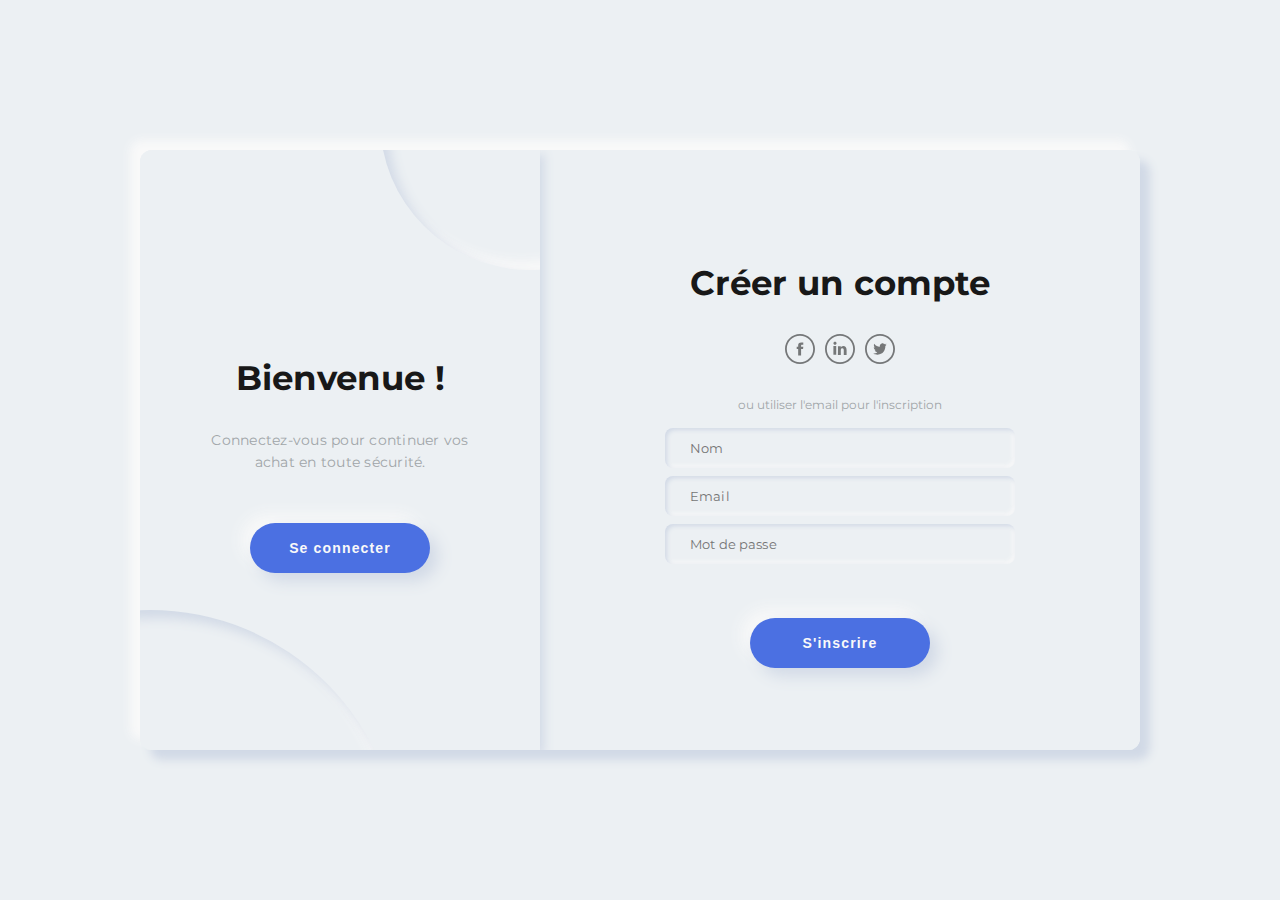
<file: contact.html>
<!DOCTYPE html>
<html lang="es" dir="ltr">
  <head>
    <meta name="viewport" content="width=device-width, user-scalable=no, initial-scale=1.0">
    <meta charset="utf-8">
    <link rel="stylesheet" type="text/css" href="contact.css"><link href="https://fonts.googleapis.com/css2?family=Montserrat:wght@400;700;800&display=swap" rel="stylesheet">
  </head>
  <body>
    <div class="main">
      <div class="container a-container" id="a-container">
        <form class="form" id="a-form" method="" action="">
          <h2 class="form_title title">Créer un compte</h2>
          <div class="form__icons"><img class="form__icon" src="[data-uri]" alt=""><img class="form__icon" src="[data-uri]"><img class="form__icon" src="[data-uri]"></div><span class="form__span">ou utiliser l'email pour l'inscription</span>
          <input class="form__input" type="text" placeholder="Nom">
          <input class="form__input" type="text" placeholder="Email">
          <input class="form__input" type="password" placeholder="Mot de passe">
          <button class="form__button button submit">S'inscrire</button>
        </form>
      </div>
      <div class="container b-container" id="b-container">
        <form class="form" id="b-form" method="" action="">
          <h2 class="form_title title">Se connecter</h2>
          <div class="form__icons"><img class="form__icon" src="[data-uri]" alt=""><img class="form__icon" src="[data-uri]"><img class="form__icon" src="[data-uri]"></div><span class="form__span">ou utilisez votre compte e-mail</span>
          <input class="form__input" type="text" placeholder="Email">
          <input class="form__input" type="password" placeholder="Mot de passe"><a class="form__link">Mot de passe oublié?</a>
          <button class="form__button button submit">Se connecter</button>
        </form>
      </div>
      <div class="switch" id="switch-cnt">
        <div class="switch__circle"></div>
        <div class="switch__circle switch__circle--t"></div>
        <div class="switch__container" id="switch-c1">
          <h2 class="switch__title title">Bienvenue !</h2>
          <p class="switch__description description"> Connectez-vous  pour continuer vos achat en toute sécurité.</p>
          <button class="switch__button button switch-btn">Se connecter</button>
        </div>
        <div class="switch__container is-hidden" id="switch-c2">
          <h2 class="switch__title title">Hello !</h2>
          <p class="switch__description description">Saisissez vos données personnelles et commencez à vos achat</p>
          <button class="switch__button button switch-btn">S'inscrire</button>
        </div>
      </div>
    </div>
    <script src="contact.js"></script>
  </body>
</html>
</file>
<file: contact.css>
*, *::after, *::before {
    margin: 0;
    padding: 0;
    box-sizing: border-box;
    user-select: none;
  }
  

  body {
    width: 100%;
    height: 100vh;
    display: flex;
    justify-content: center;
    align-items: center;
    font-family: "Montserrat", sans-serif;
    font-size: 12px;
    background-color: #ecf0f3;
    color: #a0a5a8;
  }
  

  .main {
    position: relative;
    width: 1000px;
    min-width: 1000px;
    min-height: 600px;
    height: 600px;
    padding: 25px;
    background-color: #ecf0f3;
    box-shadow: 10px 10px 10px #d1d9e6, -10px -10px 10px #f9f9f9;
    border-radius: 12px;
    overflow: hidden;
  }
  @media (max-width: 1200px) {
    .main {
      transform: scale(0.7);
    }
  }
  @media (max-width: 1000px) {
    .main {
      transform: scale(0.6);
    }
  }
  @media (max-width: 800px) {
    .main {
      transform: scale(0.5);
    }
  }
  @media (max-width: 600px) {
    .main {
      transform: scale(0.4);
    }
  }
  
  .container {
    display: flex;
    justify-content: center;
    align-items: center;
    position: absolute;
    top: 0;
    width: 600px;
    height: 100%;
    padding: 25px;
    background-color: #ecf0f3;
    transition: 1.25s;
  }
  
  .form {
    display: flex;
    justify-content: center;
    align-items: center;
    flex-direction: column;
    width: 100%;
    height: 100%;
  }
  .form__icon {
    object-fit: contain;
    width: 30px;
    margin: 0 5px;
    opacity: 0.5;
    transition: 0.15s;
  }
  .form__icon:hover {
    opacity: 1;
    transition: 0.15s;
    cursor: pointer;
  }
  .form__input {
    width: 350px;
    height: 40px;
    margin: 4px 0;
    padding-left: 25px;
    font-size: 13px;
    letter-spacing: 0.15px;
    border: none;
    outline: none;
    font-family: "Montserrat", sans-serif;
    background-color: #ecf0f3;
    transition: 0.25s ease;
    border-radius: 8px;
    box-shadow: inset 2px 2px 4px #d1d9e6, inset -2px -2px 4px #f9f9f9;
  }
  .form__input:focus {
    box-shadow: inset 4px 4px 4px #d1d9e6, inset -4px -4px 4px #f9f9f9;
  }
  .form__span {
    margin-top: 30px;
    margin-bottom: 12px;
  }
  .form__link {
    color: #181818;
    font-size: 15px;
    margin-top: 25px;
    border-bottom: 1px solid #a0a5a8;
    line-height: 2;
  }
  
  .title {
    font-size: 34px;
    font-weight: 700;
    line-height: 3;
    color: #181818;
  }
  
  .description {
    font-size: 14px;
    letter-spacing: 0.25px;
    text-align: center;
    line-height: 1.6;
  }
  
  .button {
    width: 180px;
    height: 50px;
    border-radius: 25px;
    margin-top: 50px;
    font-weight: 700;
    font-size: 14px;
    letter-spacing: 1.15px;
    background-color: #4B70E2;
    color: #f9f9f9;
    box-shadow: 8px 8px 16px #d1d9e6, -8px -8px 16px #f9f9f9;
    border: none;
    outline: none;
  }
  
  /**/
  .a-container {
    z-index: 100;
    left: calc(100% - 600px );
  }
  
  .b-container {
    left: calc(100% - 600px );
    z-index: 0;
  }
  
  .switch {
    display: flex;
    justify-content: center;
    align-items: center;
    position: absolute;
    top: 0;
    left: 0;
    height: 100%;
    width: 400px;
    padding: 50px;
    z-index: 200;
    transition: 1.25s;
    background-color: #ecf0f3;
    overflow: hidden;
    box-shadow: 4px 4px 10px #d1d9e6, -4px -4px 10px #f9f9f9;
  }
  .switch__circle {
    position: absolute;
    width: 500px;
    height: 500px;
    border-radius: 50%;
    background-color: #ecf0f3;
    box-shadow: inset 8px 8px 12px #d1d9e6, inset -8px -8px 12px #f9f9f9;
    bottom: -60%;
    left: -60%;
    transition: 1.25s;
  }
  .switch__circle--t {
    top: -30%;
    left: 60%;
    width: 300px;
    height: 300px;
  }
  .switch__container {
    display: flex;
    justify-content: center;
    align-items: center;
    flex-direction: column;
    position: absolute;
    width: 400px;
    padding: 50px 55px;
    transition: 1.25s;
  }
  .switch__button {
    cursor: pointer;
  }
  .switch__button:hover {
    box-shadow: 6px 6px 10px #d1d9e6, -6px -6px 10px #f9f9f9;
    transform: scale(0.985);
    transition: 0.25s;
  }
  .switch__button:active, .switch__button:focus {
    box-shadow: 2px 2px 6px #d1d9e6, -2px -2px 6px #f9f9f9;
    transform: scale(0.97);
    transition: 0.25s;
  }
  
  /**/
  .is-txr {
    left: calc(100% - 400px );
    transition: 1.25s;
    transform-origin: left;
  }
  
  .is-txl {
    left: 0;
    transition: 1.25s;
    transform-origin: right;
  }
  
  .is-z200 {
    z-index: 200;
    transition: 1.25s;
  }
  
  .is-hidden {
    visibility: hidden;
    opacity: 0;
    position: absolute;
    transition: 1.25s;
  }
  
  .is-gx {
    animation: is-gx 1.25s;
  }
  
  @keyframes is-gx {
    0%, 10%, 100% {
      width: 400px;
    }
    30%, 50% {
      width: 500px;
    }
  }
</file>
